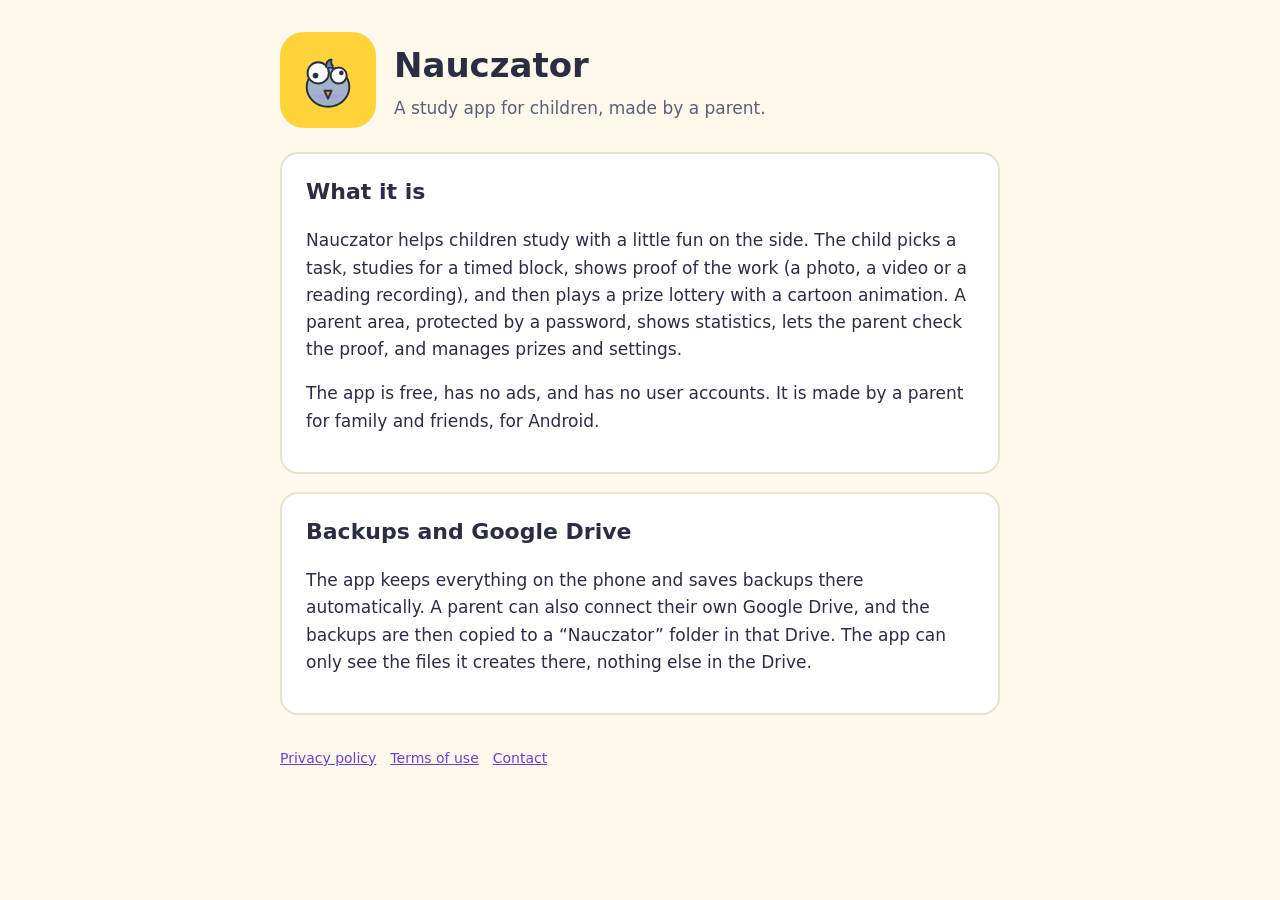
<file: index.html>
<!DOCTYPE html>
<html lang="en">
<head>
<meta charset="utf-8">
<meta name="viewport" content="width=device-width, initial-scale=1">
<title>Nauczator – a study app for children</title>
<meta name="description" content="Nauczator is a free study-motivation app for children: a study timer, proof of work, and a prize lottery with cartoon animations.">
<link rel="stylesheet" href="style.css">
</head>
<body>
<main>
<header>
<svg width="96" height="96" style="border-radius:24px" xmlns="http://www.w3.org/2000/svg" viewBox="0 0 108 108">  <rect width="108" height="108" fill="#FFD43B"/>  <g stroke="#2B2D42" stroke-width="2.2" stroke-linejoin="round">    <!-- body/head -->    <ellipse cx="54" cy="62" rx="24" ry="22" fill="#9FB4C7"/>    <path d="M36 70c6 7 30 7 36 0" fill="#B48EF0" stroke="none" opacity=".55"/>    <!-- beak -->    <path d="M50 66l4 9 4-9z" fill="#FF9F1C"/>    <!-- eyes: different sizes, sticking out past the head -->    <circle cx="43" cy="46" r="12" fill="#fff"/>    <circle cx="66" cy="49" r="9" fill="#fff"/>    <circle cx="40" cy="49" r="3.2" fill="#2B2D42" stroke="none"/>    <circle cx="69" cy="46" r="2.6" fill="#2B2D42" stroke="none"/>    <!-- head feather -->    <path d="M52 40c-1-5 2-9 6-9-1 3 0 6 2 8" fill="#6E849C"/>  </g></svg>
<div><h1>Nauczator</h1><p>A study app for children, made by a parent.</p></div>
</header>
<section>
<h2>What it is</h2>
<p>Nauczator helps children study with a little fun on the side. The child picks a task, studies for a timed block, shows proof of the work (a photo, a video or a reading recording), and then plays a prize lottery with a cartoon animation. A parent area, protected by a password, shows statistics, lets the parent check the proof, and manages prizes and settings.</p>
<p>The app is free, has no ads, and has no user accounts. It is made by a parent for family and friends, for Android.</p>
</section>
<section>
<h2>Backups and Google Drive</h2>
<p>The app keeps everything on the phone and saves backups there automatically. A parent can also connect their own Google Drive, and the backups are then copied to a “Nauczator” folder in that Drive. The app can only see the files it creates there, nothing else in the Drive.</p>
</section>
<footer>
<a href="privacy.html">Privacy policy</a><a href="terms.html">Terms of use</a><a href="https://github.com/nauczator-app/nauczator-app.github.io/issues">Contact</a>
</footer>
</main>
</body>
</html>
</file>
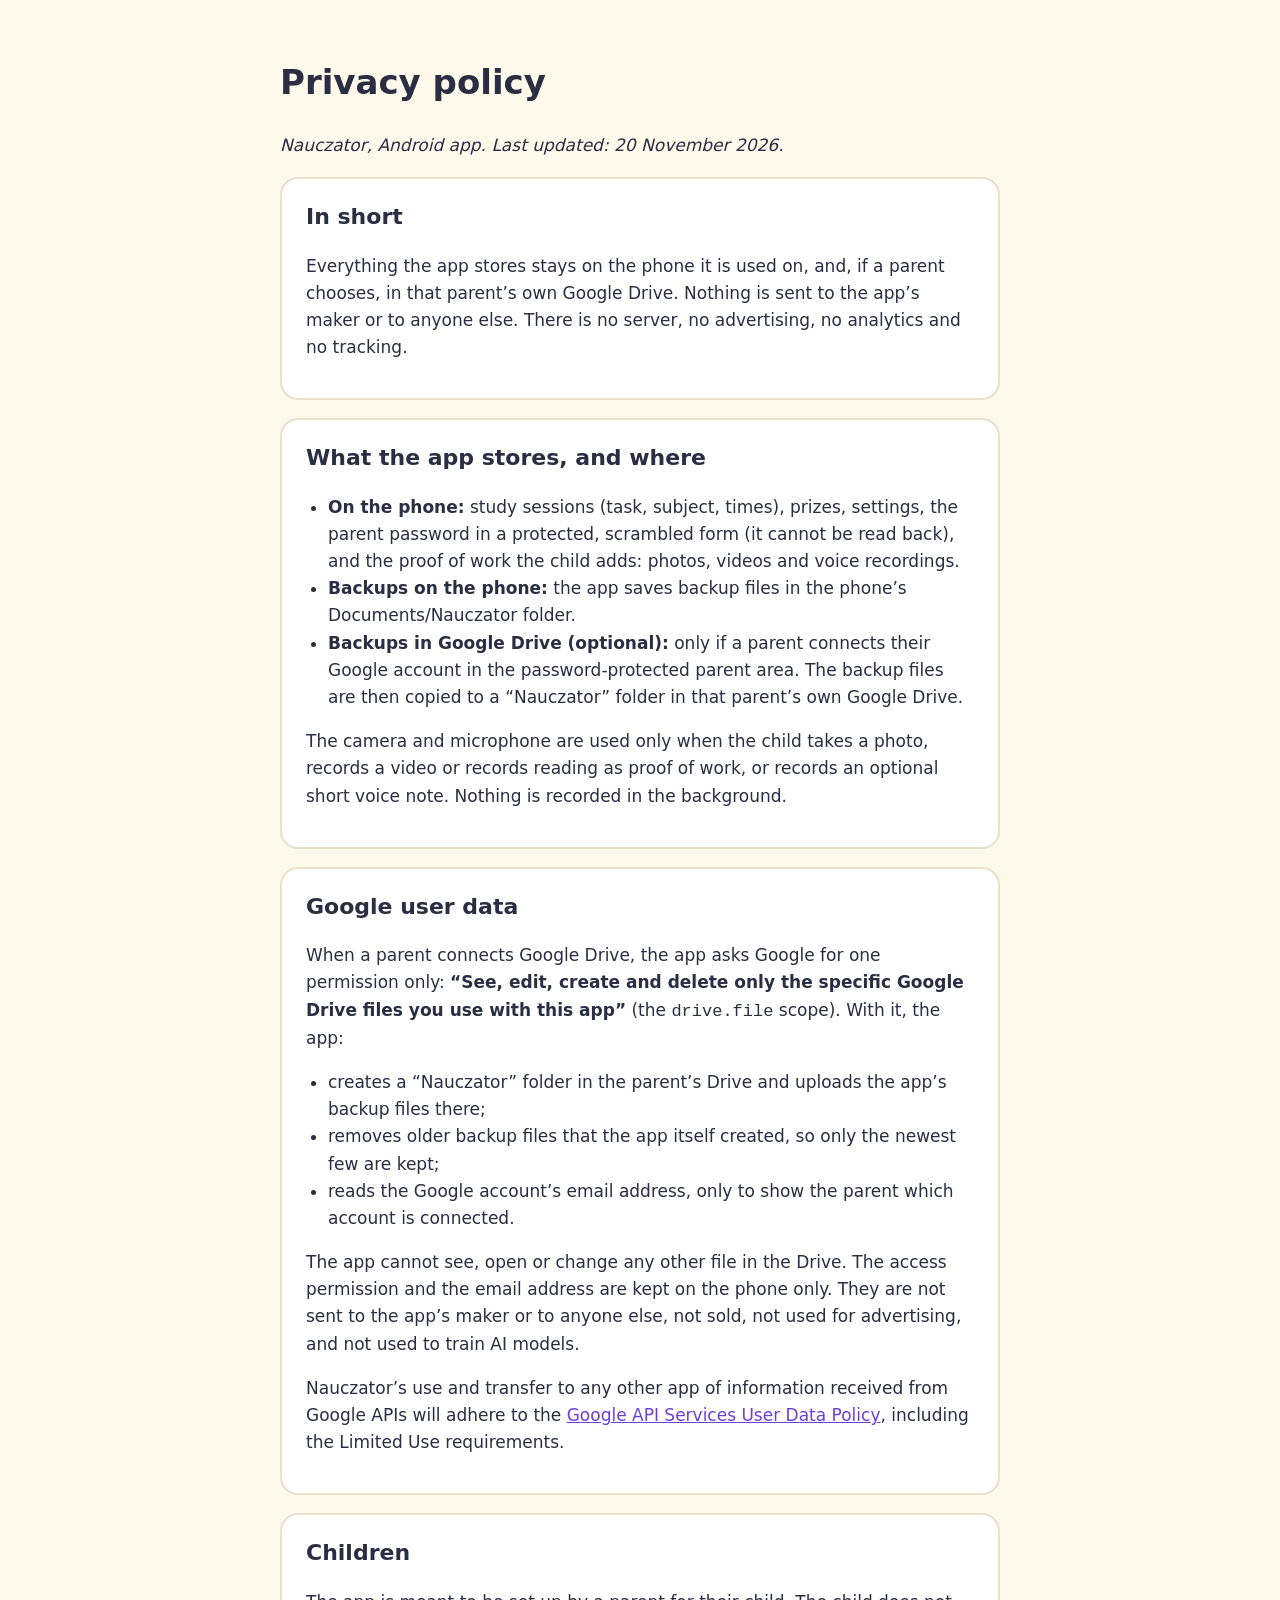
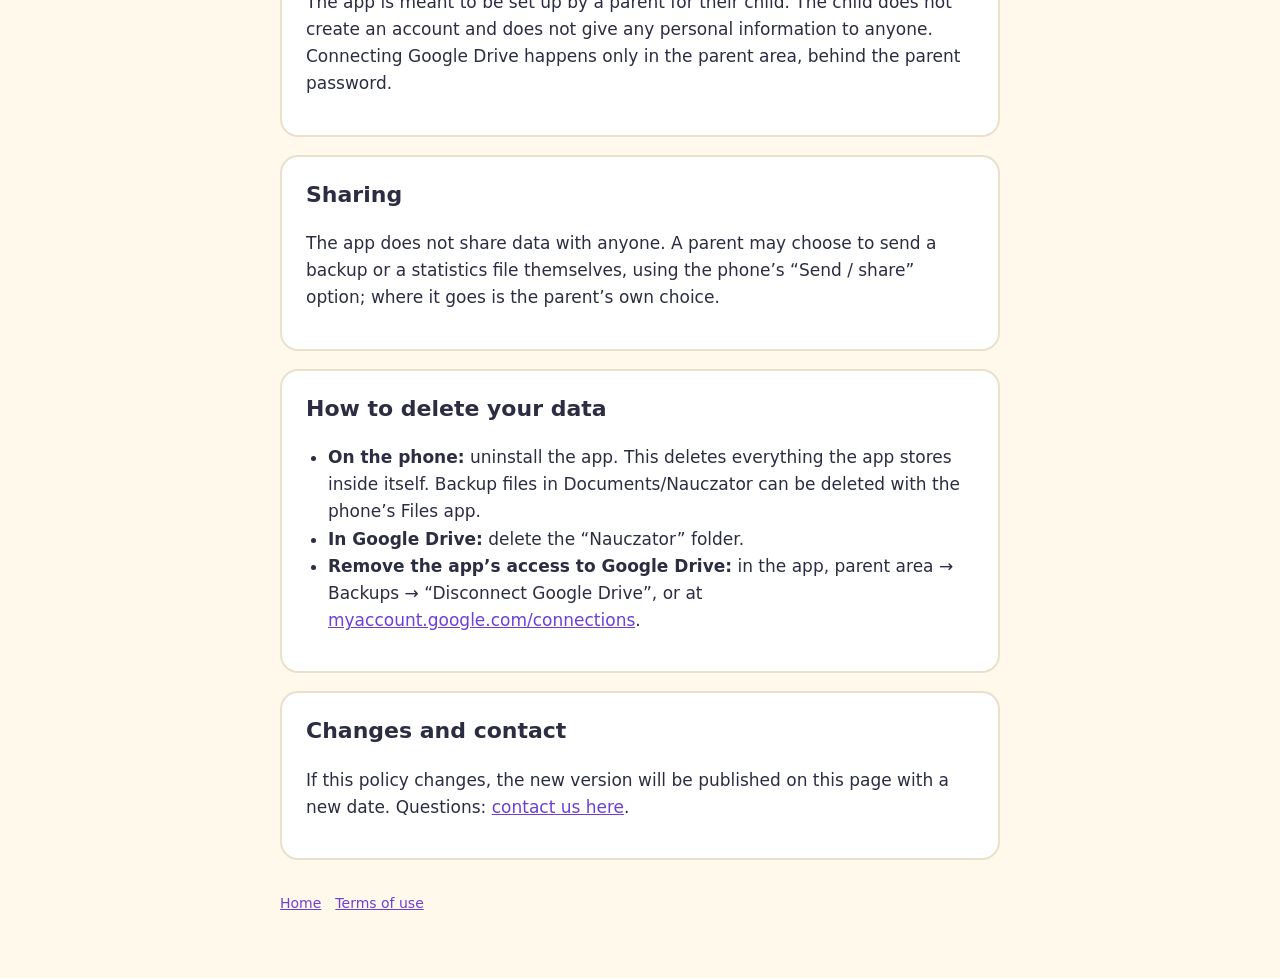
<file: privacy.html>
<!DOCTYPE html>
<html lang="en">
<head>
<meta charset="utf-8">
<meta name="viewport" content="width=device-width, initial-scale=1">
<title>Nauczator – Privacy policy</title>
<link rel="stylesheet" href="style.css">
</head>
<body>
<main>
<h1>Privacy policy</h1>
<p><em>Nauczator, Android app. Last updated: 20 November 2026.</em></p>

<section>
<h2>In short</h2>
<p>Everything the app stores stays on the phone it is used on, and, if a parent chooses, in that parent’s own Google Drive. Nothing is sent to the app’s maker or to anyone else. There is no server, no advertising, no analytics and no tracking.</p>
</section>

<section>
<h2>What the app stores, and where</h2>
<ul>
<li><strong>On the phone:</strong> study sessions (task, subject, times), prizes, settings, the parent password in a protected, scrambled form (it cannot be read back), and the proof of work the child adds: photos, videos and voice recordings.</li>
<li><strong>Backups on the phone:</strong> the app saves backup files in the phone’s Documents/Nauczator folder.</li>
<li><strong>Backups in Google Drive (optional):</strong> only if a parent connects their Google account in the password-protected parent area. The backup files are then copied to a “Nauczator” folder in that parent’s own Google Drive.</li>
</ul>
<p>The camera and microphone are used only when the child takes a photo, records a video or records reading as proof of work, or records an optional short voice note. Nothing is recorded in the background.</p>
</section>

<section>
<h2>Google user data</h2>
<p>When a parent connects Google Drive, the app asks Google for one permission only: <strong>“See, edit, create and delete only the specific Google Drive files you use with this app”</strong> (the <code>drive.file</code> scope). With it, the app:</p>
<ul>
<li>creates a “Nauczator” folder in the parent’s Drive and uploads the app’s backup files there;</li>
<li>removes older backup files that the app itself created, so only the newest few are kept;</li>
<li>reads the Google account’s email address, only to show the parent which account is connected.</li>
</ul>
<p>The app cannot see, open or change any other file in the Drive. The access permission and the email address are kept on the phone only. They are not sent to the app’s maker or to anyone else, not sold, not used for advertising, and not used to train AI models.</p>
<p>Nauczator’s use and transfer to any other app of information received from Google APIs will adhere to the <a href="https://developers.google.com/terms/api-services-user-data-policy">Google API Services User Data Policy</a>, including the Limited Use requirements.</p>
</section>

<section>
<h2>Children</h2>
<p>The app is meant to be set up by a parent for their child. The child does not create an account and does not give any personal information to anyone. Connecting Google Drive happens only in the parent area, behind the parent password.</p>
</section>

<section>
<h2>Sharing</h2>
<p>The app does not share data with anyone. A parent may choose to send a backup or a statistics file themselves, using the phone’s “Send / share” option; where it goes is the parent’s own choice.</p>
</section>

<section>
<h2>How to delete your data</h2>
<ul>
<li><strong>On the phone:</strong> uninstall the app. This deletes everything the app stores inside itself. Backup files in Documents/Nauczator can be deleted with the phone’s Files app.</li>
<li><strong>In Google Drive:</strong> delete the “Nauczator” folder.</li>
<li><strong>Remove the app’s access to Google Drive:</strong> in the app, parent area → Backups → “Disconnect Google Drive”, or at <a href="https://myaccount.google.com/connections">myaccount.google.com/connections</a>.</li>
</ul>
</section>

<section>
<h2>Changes and contact</h2>
<p>If this policy changes, the new version will be published on this page with a new date. Questions: <a href="https://github.com/nauczator-app/nauczator-app.github.io/issues">contact us here</a>.</p>
</section>

<footer><a href="index.html">Home</a><a href="terms.html">Terms of use</a></footer>
</main>
</body>
</html>
</file>
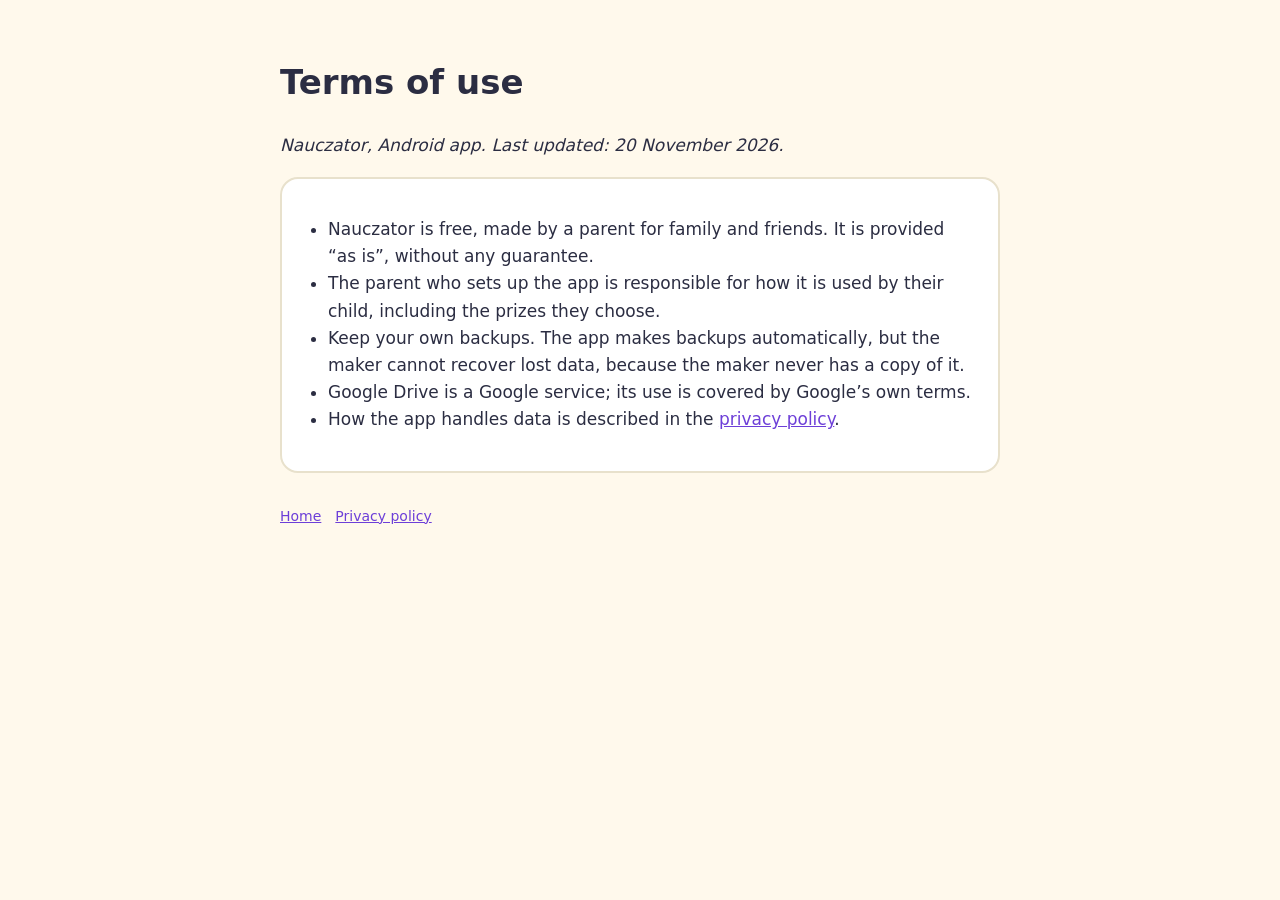
<file: terms.html>
<!DOCTYPE html>
<html lang="en">
<head>
<meta charset="utf-8">
<meta name="viewport" content="width=device-width, initial-scale=1">
<title>Nauczator – Terms of use</title>
<link rel="stylesheet" href="style.css">
</head>
<body>
<main>
<h1>Terms of use</h1>
<p><em>Nauczator, Android app. Last updated: 20 November 2026.</em></p>
<section>
<ul>
<li>Nauczator is free, made by a parent for family and friends. It is provided “as is”, without any guarantee.</li>
<li>The parent who sets up the app is responsible for how it is used by their child, including the prizes they choose.</li>
<li>Keep your own backups. The app makes backups automatically, but the maker cannot recover lost data, because the maker never has a copy of it.</li>
<li>Google Drive is a Google service; its use is covered by Google’s own terms.</li>
<li>How the app handles data is described in the <a href="privacy.html">privacy policy</a>.</li>
</ul>
</section>
<footer><a href="index.html">Home</a><a href="privacy.html">Privacy policy</a></footer>
</main>
</body>
</html>
</file>
<file: style.css>
:root { --ink: #2B2D42; --muted: #5C6077; --bg: #FFF9EC; --card: #fff; --line: #E8E1CC; --yellow: #FFD43B; --purple: #6D3FD8; }
* { box-sizing: border-box; }
body { margin: 0; font: 17px/1.6 system-ui, -apple-system, "Segoe UI", Roboto, sans-serif; color: var(--ink); background: var(--bg); }
main { max-width: 760px; margin: 0 auto; padding: 32px 20px 64px; }
header { display: flex; align-items: center; gap: 18px; margin-bottom: 24px; }
header h1 { margin: 0; font-size: 34px; }
header p { margin: 2px 0 0; color: var(--muted); }
section { background: var(--card); border: 2px solid var(--line); border-radius: 18px; padding: 20px 24px; margin: 18px 0; }
h2 { margin-top: 0; font-size: 22px; }
a { color: var(--purple); }
ul { padding-left: 22px; }
footer { color: var(--muted); font-size: 14px; margin-top: 32px; }
footer a { margin-right: 14px; }
</file>
